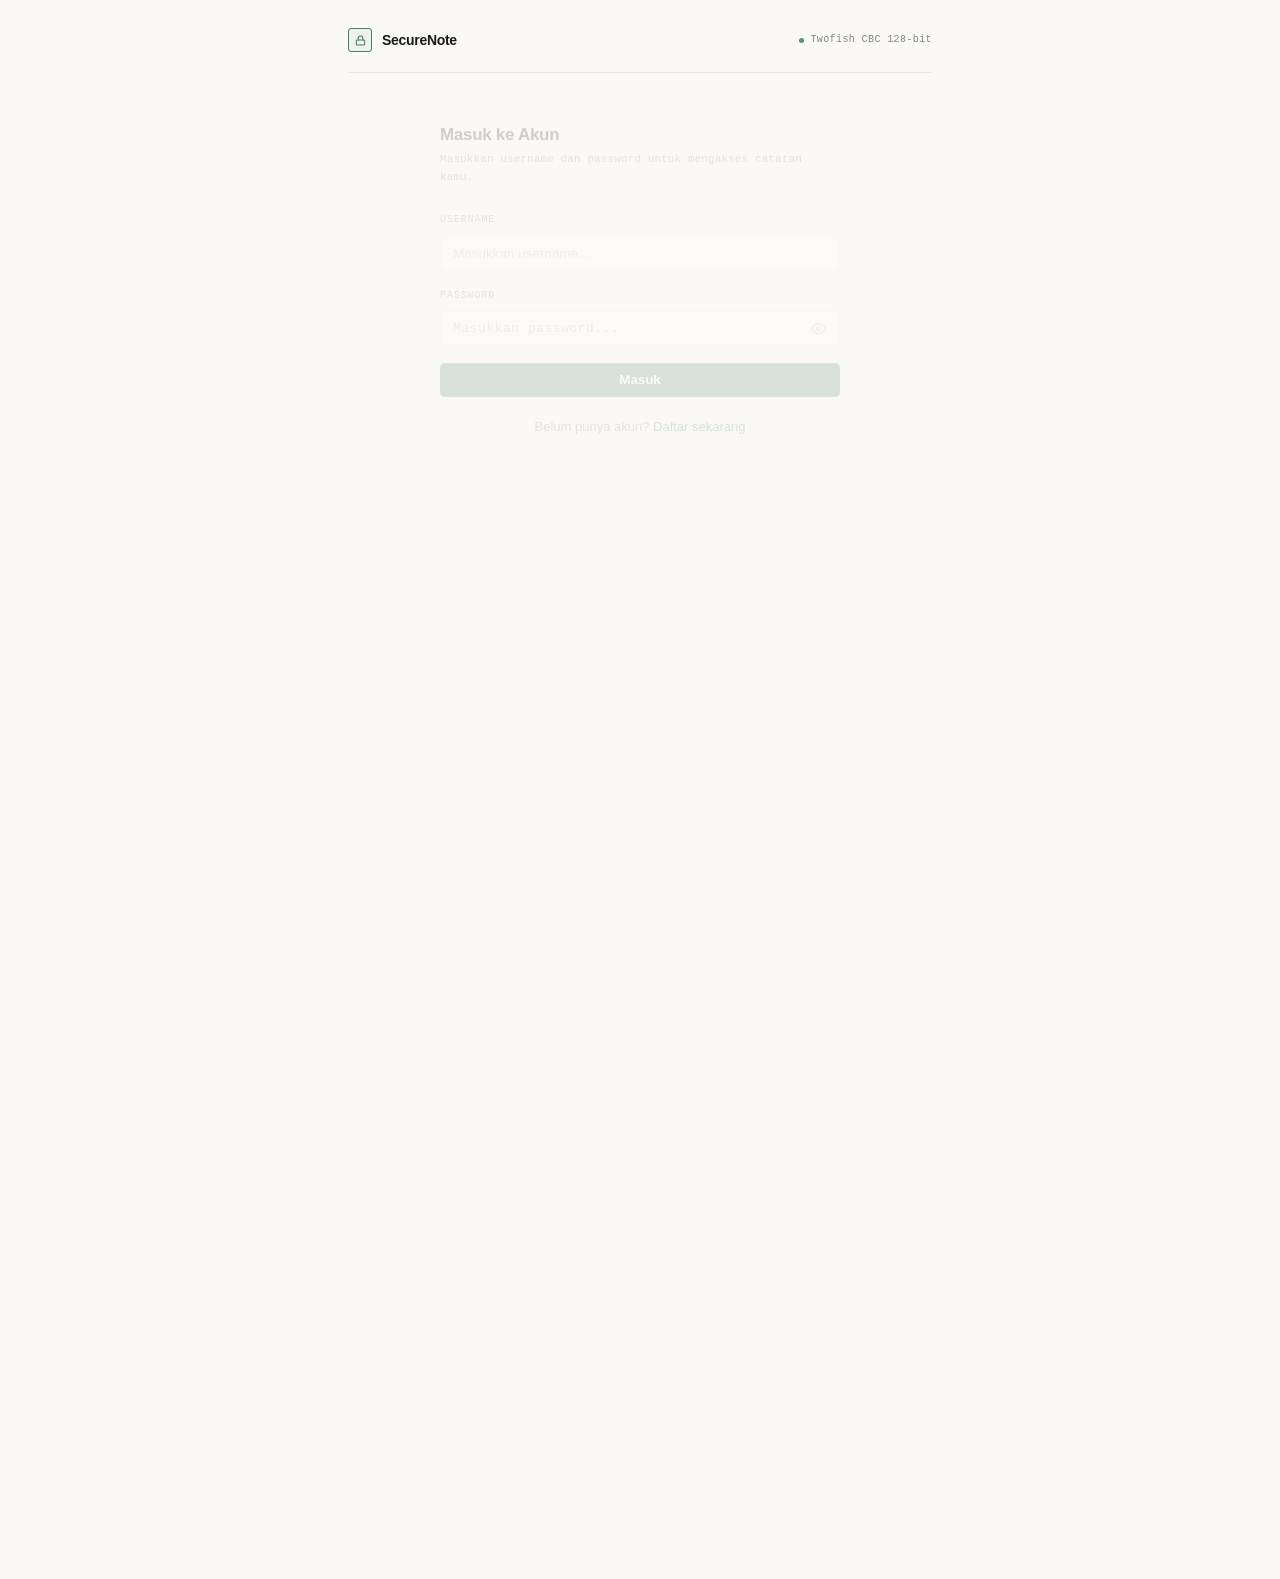
<file: index.html>
<!DOCTYPE html>
<html lang="id">

<head>
  <meta charset="UTF-8" />
  <meta name="viewport" content="width=device-width, initial-scale=1.0" />
  <title>SecureNote</title>
  <link rel="stylesheet" href="css/style.css" />
</head>

<body>

  <div class="container">

    <header class="header">
      <div class="header-inner">
        <div class="logo">
          <div class="logo-mark">
            <svg viewBox="0 0 24 24">
              <rect x="3" y="11" width="18" height="11" rx="2" />
              <path d="M7 11V7a5 5 0 0 1 10 0v4" />
            </svg>
          </div>
          <div class="logo-wordmark">SecureNote</div>
        </div>
        <div style="display:flex; align-items:center; gap:12px;">
          <div class="header-chip">
            <span class="header-chip-dot"></span>
            <span id="usernameDisplay">—</span>
          </div>
          <button class="btn btn-ghost" onclick="doLogout()" style="padding:6px 12px; font-size:12px;">
            Keluar
          </button>
        </div>
      </div>
    </header>

    <div class="fade-in">
      <h1 class="page-title">Catatan Aman Kamu</h1>
      <p class="page-subtitle">Semua catatan dienkripsi dengan algoritma Twofish sebelum disimpan.</p>

      <div class="notes-header">
        <span class="notes-count" id="notesCount">Memuat...</span>
        <a href="create.html" class="btn btn-primary">+ Catatan Baru</a>
      </div>

      <div id="notesList"></div>
    </div>

  </div>

  <script src="js/twofish.js"></script>
  <script src="js/app.js"></script>
  <script>
    function formatDate(dateStr) {
      const d = new Date(dateStr);
      return d.toLocaleDateString('id-ID', {
        day: '2-digit', month: 'short', year: 'numeric',
        hour: '2-digit', minute: '2-digit'
      });
    }

    function escapeHtml(str) {
      return str.replace(/&/g, '&amp;').replace(/</g, '&lt;').replace(/>/g, '&gt;');
    }

    async function init() {
      // Cek session
      const user = await checkAuth();
      if (!user) return;

      document.getElementById('usernameDisplay').textContent = user.username;

      // Load catatan
      const list = document.getElementById('notesList');
      const count = document.getElementById('notesCount');

      try {
        const notes = await Storage.getAll();
        count.textContent = `${notes.length} catatan tersimpan`;

        if (notes.length === 0) {
          list.innerHTML = `
            <div class="empty-state fade-in">
              <div class="empty-glyph">No entries found</div>
              <div class="empty-rule"></div>
              <p class="empty-text">Belum ada catatan tersimpan.<br>Buat catatan pertamamu sekarang.</p>
              <a href="create.html" class="btn btn-primary">+ Catatan Baru</a>
            </div>`;
          return;
        }

        list.innerHTML = notes.map(note => `
          <div class="note-card" onclick="window.location='view.html?id=${note.id}'">
            <div class="note-card-left">
              <div class="note-card-title">${escapeHtml(note.title)}</div>
              <div class="note-card-meta">
                <span class="badge-enc">ENC</span>
                <span>${formatDate(note.created_at)}</span>
              </div>
            </div>
            <span class="note-card-arrow">→</span>
          </div>
        `).join('');

      } catch (err) {
        count.textContent = 'Gagal memuat';
        list.innerHTML = `
          <div class="empty-state">
            <div class="empty-glyph">Connection Error</div>
            <div class="empty-rule"></div>
            <p class="empty-text">Tidak dapat terhubung ke server.<br>Pastikan XAMPP sudah berjalan.</p>
          </div>`;
      }
    }

    init();
  </script>

</body>

</html>
</file>
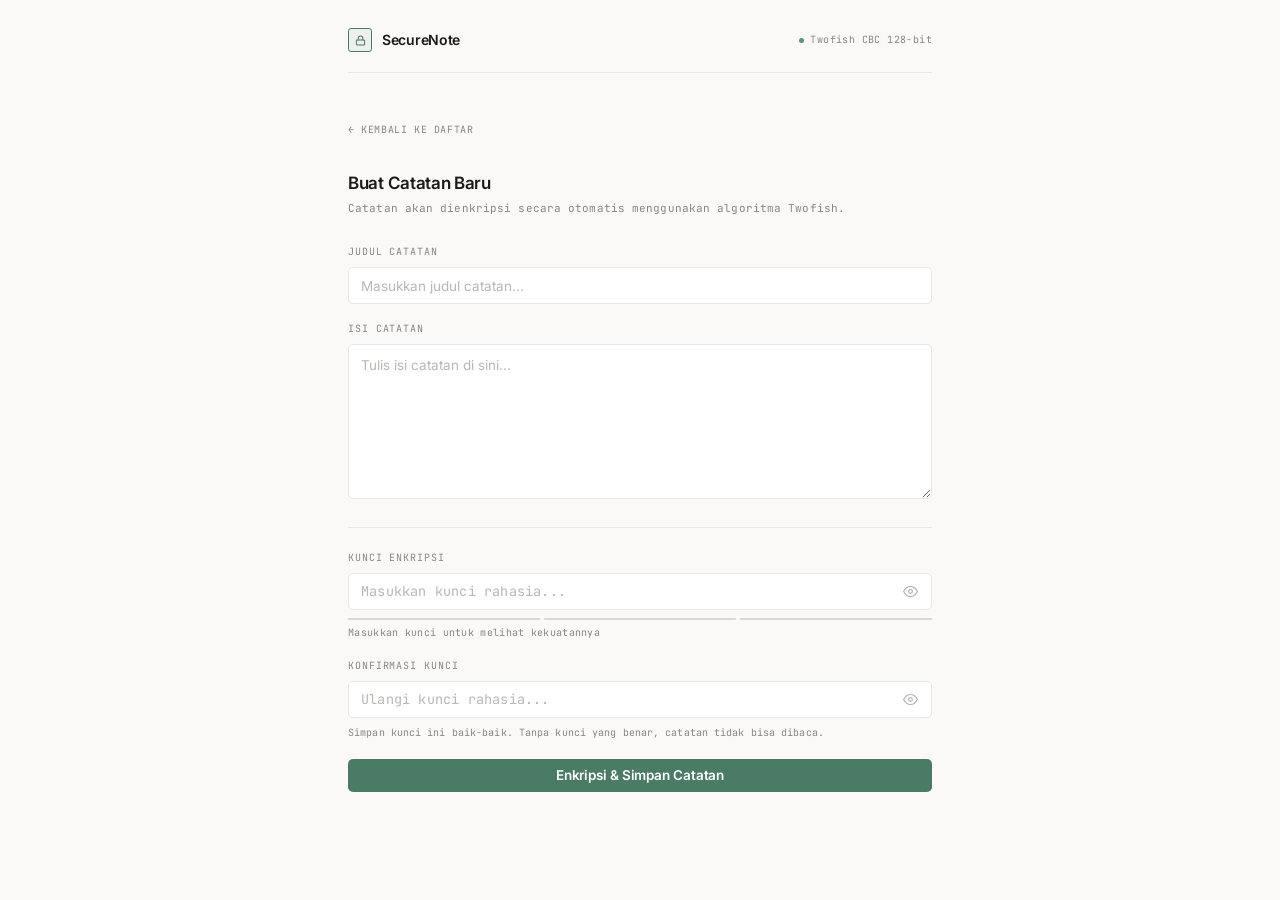
<file: create.html>
<!DOCTYPE html>
<html lang="id">

<head>
  <meta charset="UTF-8" />
  <meta name="viewport" content="width=device-width, initial-scale=1.0" />
  <title>Buat Catatan — SecureNote</title>
  <link rel="stylesheet" href="css/style.css" />
</head>

<body>

  <div class="container">

    <header class="header">
      <div class="header-inner">
        <div class="logo">
          <div class="logo-mark">
            <svg viewBox="0 0 24 24">
              <rect x="3" y="11" width="18" height="11" rx="2" />
              <path d="M7 11V7a5 5 0 0 1 10 0v4" />
            </svg>
          </div>
          <div class="logo-wordmark">SecureNote</div>
        </div>
        <div class="header-chip">
          <span class="header-chip-dot"></span>
          Twofish CBC 128-bit
        </div>
      </div>
    </header>

    <div class="fade-in">

      <a href="index.html" class="back-btn">← Kembali ke Daftar</a>

      <h2 class="section-title">Buat Catatan Baru</h2>
      <p class="section-desc">Catatan akan dienkripsi secara otomatis menggunakan algoritma Twofish.</p>

      <div class="alert alert-error" id="alertError">
        <span id="alertErrorMsg">Terjadi kesalahan.</span>
      </div>
      <div class="alert alert-success" id="alertSuccess">
        Catatan berhasil disimpan! Mengalihkan...
      </div>

      <div class="form-group">
        <label class="form-label">Judul Catatan</label>
        <input type="text" class="form-input" id="inputTitle" placeholder="Masukkan judul catatan..." maxlength="255" />
      </div>

      <div class="form-group">
        <label class="form-label">Isi Catatan</label>
        <textarea class="form-input" id="inputContent" placeholder="Tulis isi catatan di sini..."></textarea>
      </div>

      <div class="divider"></div>

      <div class="form-group">
        <label class="form-label">Kunci Enkripsi</label>
        <div class="input-wrap">
          <input type="password" class="form-input mono-input" id="inputKey" placeholder="Masukkan kunci rahasia..."
            oninput="checkStrength(this.value)" />
          <button class="toggle-eye" type="button" onclick="togglePassword('inputKey', this)" tabindex="-1">
            <svg viewBox="0 0 24 24">
              <path d="M1 12s4-8 11-8 11 8 11 8-4 8-11 8-11-8-11-8z" />
              <circle cx="12" cy="12" r="3" />
            </svg>
          </button>
        </div>
        <div class="strength-bar">
          <div class="strength-segment" id="seg1"></div>
          <div class="strength-segment" id="seg2"></div>
          <div class="strength-segment" id="seg3"></div>
        </div>
        <p class="strength-label" id="strengthLabel">Masukkan kunci untuk melihat kekuatannya</p>
      </div>

      <div class="form-group">
        <label class="form-label">Konfirmasi Kunci</label>
        <div class="input-wrap">
          <input type="password" class="form-input mono-input" id="inputKeyConfirm"
            placeholder="Ulangi kunci rahasia..." />
          <button class="toggle-eye" type="button" onclick="togglePassword('inputKeyConfirm', this)" tabindex="-1">
            <svg viewBox="0 0 24 24">
              <path d="M1 12s4-8 11-8 11 8 11 8-4 8-11 8-11-8-11-8z" />
              <circle cx="12" cy="12" r="3" />
            </svg>
          </button>
        </div>
        <p class="key-hint">Simpan kunci ini baik-baik. Tanpa kunci yang benar, catatan tidak bisa dibaca.</p>
      </div>

      <button class="btn btn-primary btn-full" id="btnSave" onclick="saveNote()">
        Enkripsi &amp; Simpan Catatan
      </button>

    </div>
  </div>

  <script src="js/twofish.js"></script>
  <script src="js/app.js"></script>
  <script>
    function togglePassword(inputId, btn) {
      const input = document.getElementById(inputId);
      input.type = input.type === 'password' ? 'text' : 'password';
      btn.style.opacity = input.type === 'text' ? '1' : '0.4';
    }

    function checkStrength(val) {
      const segs = ['seg1', 'seg2', 'seg3'].map(id => document.getElementById(id));
      const lbl = document.getElementById('strengthLabel');
      segs.forEach(s => s.className = 'strength-segment');
      lbl.className = 'strength-label';

      if (!val) { lbl.textContent = 'Masukkan kunci untuk melihat kekuatannya'; return; }

      const score = (val.length >= 8 ? 1 : 0) + (val.length >= 12 ? 1 : 0)
        + (/[A-Z]/.test(val) && /[a-z]/.test(val) ? 1 : 0)
        + (/[0-9]/.test(val) ? 1 : 0)
        + (/[^A-Za-z0-9]/.test(val) ? 1 : 0);

      if (score <= 2) {
        segs[0].classList.add('weak');
        lbl.classList.add('weak'); lbl.textContent = 'Lemah — tambahkan angka atau simbol';
      } else if (score <= 3) {
        segs[0].classList.add('medium'); segs[1].classList.add('medium');
        lbl.classList.add('medium'); lbl.textContent = 'Sedang — bisa lebih kuat lagi';
      } else {
        segs.forEach(s => s.classList.add('strong'));
        lbl.classList.add('strong'); lbl.textContent = 'Kuat — kunci sudah aman';
      }
    }

    function showError(msg) {
      document.getElementById('alertErrorMsg').textContent = msg;
      document.getElementById('alertError').classList.add('visible');
      document.getElementById('alertSuccess').classList.remove('visible');
    }

    async function saveNote() {
      const title = document.getElementById('inputTitle').value.trim();
      const content = document.getElementById('inputContent').value.trim();
      const key = document.getElementById('inputKey').value;
      const keyConf = document.getElementById('inputKeyConfirm').value;
      const btn = document.getElementById('btnSave');

      if (!title) return showError('Judul catatan tidak boleh kosong.');
      if (!content) return showError('Isi catatan tidak boleh kosong.');
      if (!key) return showError('Kunci enkripsi tidak boleh kosong.');
      if (key.length < 6) return showError('Kunci minimal 6 karakter.');
      if (key !== keyConf) return showError('Konfirmasi kunci tidak cocok.');

      btn.disabled = true;
      btn.textContent = 'Menyimpan...';

      try {
        const ciphertext = Twofish.encrypt(content, key);
        await Storage.add({ title, ciphertext });

        document.getElementById('alertSuccess').classList.add('visible');
        document.getElementById('alertError').classList.remove('visible');
        setTimeout(() => { window.location.href = 'index.html'; }, 1200);
      } catch (err) {
        showError('Gagal menyimpan: ' + err.message);
        btn.disabled = false;
        btn.textContent = 'Enkripsi & Simpan Catatan';
      }
    }

    document.getElementById('inputKeyConfirm').addEventListener('keydown', e => {
      if (e.key === 'Enter') saveNote();
    });
  </script>

</body>

</html>
</file>
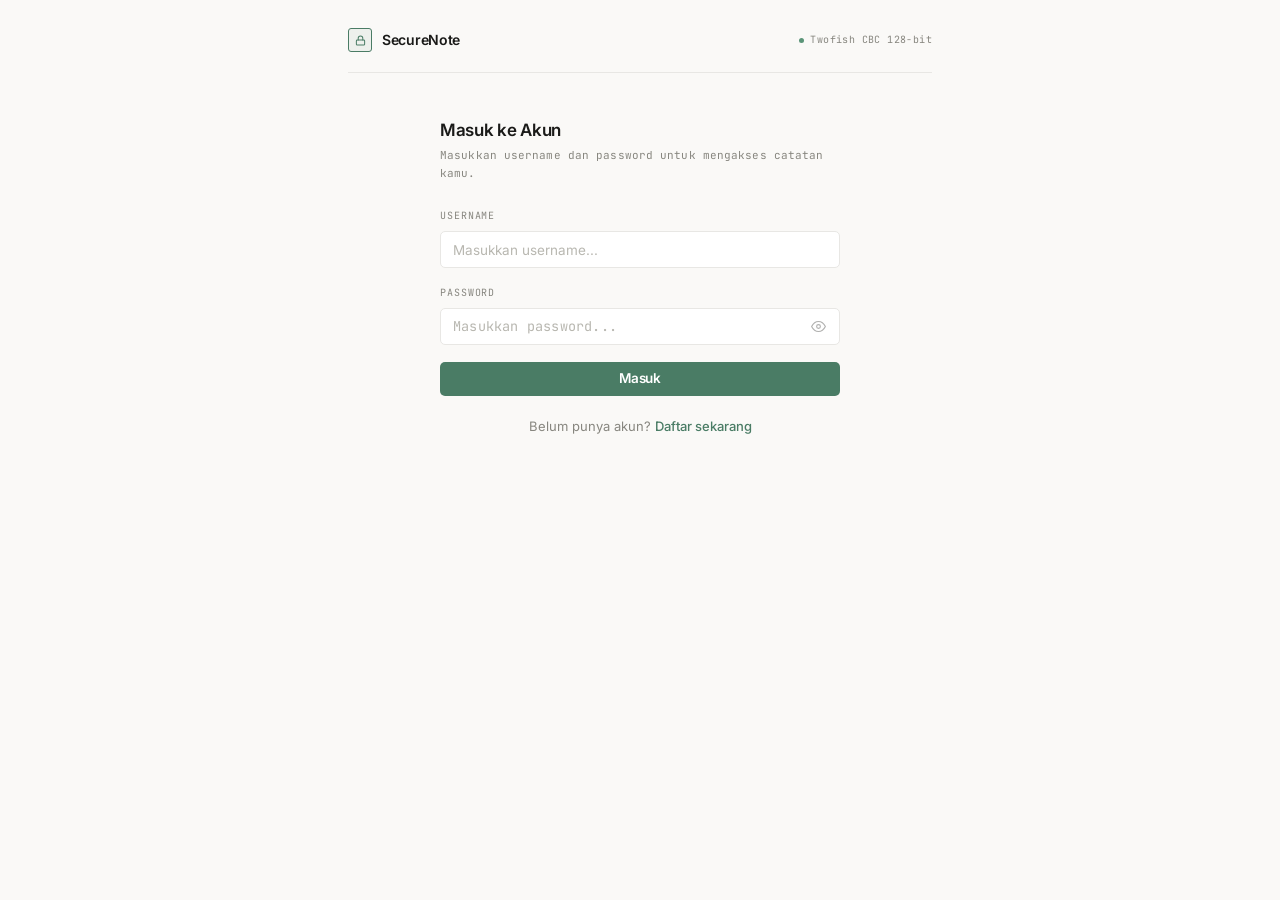
<file: login.html>
<!DOCTYPE html>
<html lang="id">

<head>
    <meta charset="UTF-8" />
    <meta name="viewport" content="width=device-width, initial-scale=1.0" />
    <title>Login — SecureNote</title>
    <link rel="stylesheet" href="css/style.css" />
</head>

<body>

    <div class="container">

        <header class="header">
            <div class="header-inner">
                <div class="logo">
                    <div class="logo-mark">
                        <svg viewBox="0 0 24 24">
                            <rect x="3" y="11" width="18" height="11" rx="2" />
                            <path d="M7 11V7a5 5 0 0 1 10 0v4" />
                        </svg>
                    </div>
                    <div class="logo-wordmark">SecureNote</div>
                </div>
                <div class="header-chip">
                    <span class="header-chip-dot"></span>
                    Twofish CBC 128-bit
                </div>
            </div>
        </header>

        <div class="fade-in" style="max-width:400px; margin:0 auto;">

            <h2 class="section-title">Masuk ke Akun</h2>
            <p class="section-desc">Masukkan username dan password untuk mengakses catatan kamu.</p>

            <div class="alert alert-error" id="alertError">
                <span id="alertErrorMsg">Terjadi kesalahan.</span>
            </div>

            <div class="form-group">
                <label class="form-label">Username</label>
                <input type="text" class="form-input" id="inputUsername" placeholder="Masukkan username..." />
            </div>

            <div class="form-group">
                <label class="form-label">Password</label>
                <div class="input-wrap">
                    <input type="password" class="form-input mono-input" id="inputPassword"
                        placeholder="Masukkan password..." />
                    <button class="toggle-eye" type="button" onclick="togglePassword('inputPassword', this)"
                        tabindex="-1">
                        <svg viewBox="0 0 24 24">
                            <path d="M1 12s4-8 11-8 11 8 11 8-4 8-11 8-11-8-11-8z" />
                            <circle cx="12" cy="12" r="3" />
                        </svg>
                    </button>
                </div>
            </div>

            <button class="btn btn-primary btn-full" id="btnLogin" onclick="doLogin()">
                Masuk
            </button>

            <p style="text-align:center; margin-top:20px; font-size:13px; color:var(--text-muted);">
                Belum punya akun?
                <a href="register.html" style="color:var(--accent); font-weight:500;">Daftar sekarang</a>
            </p>

        </div>
    </div>

    <script>
        // Redirect jika sudah login
        async function checkSession() {
            try {
                const res = await fetch('api/check_session.php');
                const json = await res.json();
                if (json.loggedIn) window.location.href = 'index.html';
            } catch (e) { }
        }
        checkSession();

        function togglePassword(inputId, btn) {
            const input = document.getElementById(inputId);
            input.type = input.type === 'password' ? 'text' : 'password';
            btn.style.opacity = input.type === 'text' ? '1' : '0.4';
        }

        function showError(msg) {
            document.getElementById('alertErrorMsg').textContent = msg;
            document.getElementById('alertError').classList.add('visible');
        }

        async function doLogin() {
            const username = document.getElementById('inputUsername').value.trim();
            const password = document.getElementById('inputPassword').value;
            const btn = document.getElementById('btnLogin');

            if (!username) return showError('Username tidak boleh kosong.');
            if (!password) return showError('Password tidak boleh kosong.');

            btn.disabled = true;
            btn.textContent = 'Memproses...';

            try {
                const res = await fetch('api/login.php', {
                    method: 'POST',
                    headers: { 'Content-Type': 'application/json' },
                    body: JSON.stringify({ username, password }),
                });
                const json = await res.json();

                if (json.success) {
                    window.location.href = 'index.html';
                } else {
                    showError(json.message);
                    btn.disabled = false;
                    btn.textContent = 'Masuk';
                }
            } catch (err) {
                showError('Gagal terhubung ke server.');
                btn.disabled = false;
                btn.textContent = 'Masuk';
            }
        }

        document.addEventListener('DOMContentLoaded', () => {
            document.getElementById('inputPassword').addEventListener('keydown', e => {
                if (e.key === 'Enter') doLogin();
            });
        });
    </script>

</body>

</html>
</file>
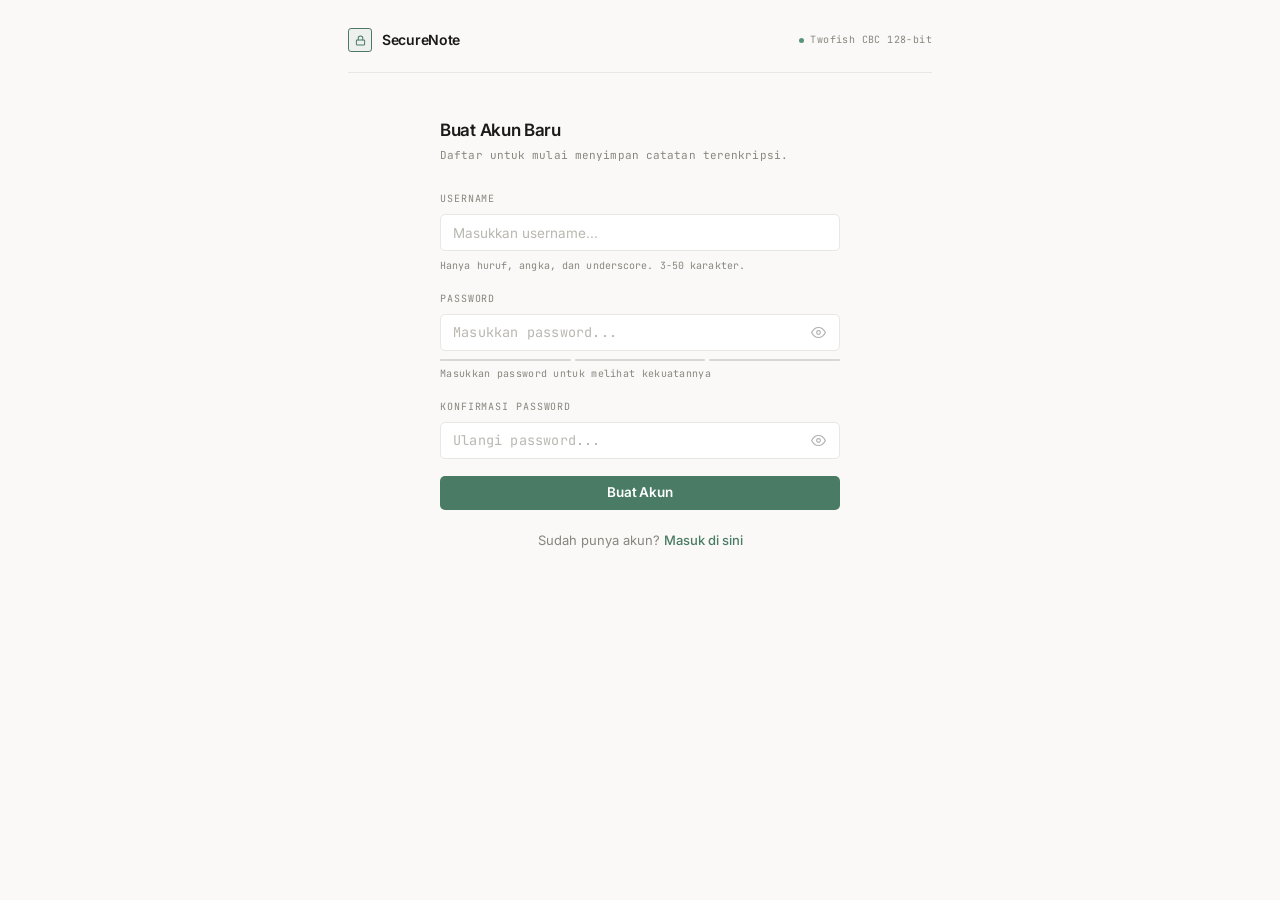
<file: register.html>
<!DOCTYPE html>
<html lang="id">

<head>
    <meta charset="UTF-8" />
    <meta name="viewport" content="width=device-width, initial-scale=1.0" />
    <title>Daftar — SecureNote</title>
    <link rel="stylesheet" href="css/style.css" />
</head>

<body>

    <div class="container">

        <header class="header">
            <div class="header-inner">
                <div class="logo">
                    <div class="logo-mark">
                        <svg viewBox="0 0 24 24">
                            <rect x="3" y="11" width="18" height="11" rx="2" />
                            <path d="M7 11V7a5 5 0 0 1 10 0v4" />
                        </svg>
                    </div>
                    <div class="logo-wordmark">SecureNote</div>
                </div>
                <div class="header-chip">
                    <span class="header-chip-dot"></span>
                    Twofish CBC 128-bit
                </div>
            </div>
        </header>

        <div class="fade-in" style="max-width:400px; margin:0 auto;">

            <h2 class="section-title">Buat Akun Baru</h2>
            <p class="section-desc">Daftar untuk mulai menyimpan catatan terenkripsi.</p>

            <div class="alert alert-error" id="alertError">
                <span id="alertErrorMsg">Terjadi kesalahan.</span>
            </div>
            <div class="alert alert-success" id="alertSuccess">
                Akun berhasil dibuat! Mengalihkan ke halaman login...
            </div>

            <div class="form-group">
                <label class="form-label">Username</label>
                <input type="text" class="form-input" id="inputUsername" placeholder="Masukkan username..."
                    maxlength="50" />
                <p class="key-hint">Hanya huruf, angka, dan underscore. 3-50 karakter.</p>
            </div>

            <div class="form-group">
                <label class="form-label">Password</label>
                <div class="input-wrap">
                    <input type="password" class="form-input mono-input" id="inputPassword"
                        placeholder="Masukkan password..." oninput="checkStrength(this.value)" />
                    <button class="toggle-eye" type="button" onclick="togglePassword('inputPassword', this)"
                        tabindex="-1">
                        <svg viewBox="0 0 24 24">
                            <path d="M1 12s4-8 11-8 11 8 11 8-4 8-11 8-11-8-11-8z" />
                            <circle cx="12" cy="12" r="3" />
                        </svg>
                    </button>
                </div>
                <div class="strength-bar">
                    <div class="strength-segment" id="seg1"></div>
                    <div class="strength-segment" id="seg2"></div>
                    <div class="strength-segment" id="seg3"></div>
                </div>
                <p class="strength-label" id="strengthLabel">Masukkan password untuk melihat kekuatannya</p>
            </div>

            <div class="form-group">
                <label class="form-label">Konfirmasi Password</label>
                <div class="input-wrap">
                    <input type="password" class="form-input mono-input" id="inputPasswordConfirm"
                        placeholder="Ulangi password..." />
                    <button class="toggle-eye" type="button" onclick="togglePassword('inputPasswordConfirm', this)"
                        tabindex="-1">
                        <svg viewBox="0 0 24 24">
                            <path d="M1 12s4-8 11-8 11 8 11 8-4 8-11 8-11-8-11-8z" />
                            <circle cx="12" cy="12" r="3" />
                        </svg>
                    </button>
                </div>
            </div>

            <button class="btn btn-primary btn-full" id="btnRegister" onclick="doRegister()">
                Buat Akun
            </button>

            <p style="text-align:center; margin-top:20px; font-size:13px; color:var(--text-muted);">
                Sudah punya akun?
                <a href="login.html" style="color:var(--accent); font-weight:500;">Masuk di sini</a>
            </p>

        </div>
    </div>

    <script>
        function togglePassword(inputId, btn) {
            const input = document.getElementById(inputId);
            input.type = input.type === 'password' ? 'text' : 'password';
            btn.style.opacity = input.type === 'text' ? '1' : '0.4';
        }

        function checkStrength(val) {
            const segs = ['seg1', 'seg2', 'seg3'].map(id => document.getElementById(id));
            const lbl = document.getElementById('strengthLabel');
            segs.forEach(s => s.className = 'strength-segment');
            lbl.className = 'strength-label';

            if (!val) { lbl.textContent = 'Masukkan password untuk melihat kekuatannya'; return; }

            const score = (val.length >= 8 ? 1 : 0) + (val.length >= 12 ? 1 : 0)
                + (/[A-Z]/.test(val) && /[a-z]/.test(val) ? 1 : 0)
                + (/[0-9]/.test(val) ? 1 : 0)
                + (/[^A-Za-z0-9]/.test(val) ? 1 : 0);

            if (score <= 2) {
                segs[0].classList.add('weak');
                lbl.classList.add('weak'); lbl.textContent = 'Lemah — tambahkan angka atau simbol';
            } else if (score <= 3) {
                segs[0].classList.add('medium'); segs[1].classList.add('medium');
                lbl.classList.add('medium'); lbl.textContent = 'Sedang — bisa lebih kuat lagi';
            } else {
                segs.forEach(s => s.classList.add('strong'));
                lbl.classList.add('strong'); lbl.textContent = 'Kuat — password sudah aman';
            }
        }

        function showError(msg) {
            document.getElementById('alertErrorMsg').textContent = msg;
            document.getElementById('alertError').classList.add('visible');
            document.getElementById('alertSuccess').classList.remove('visible');
        }

        async function doRegister() {
            const username = document.getElementById('inputUsername').value.trim();
            const password = document.getElementById('inputPassword').value;
            const password2 = document.getElementById('inputPasswordConfirm').value;
            const btn = document.getElementById('btnRegister');

            if (!username) return showError('Username tidak boleh kosong.');
            if (username.length < 3) return showError('Username minimal 3 karakter.');
            if (!password) return showError('Password tidak boleh kosong.');
            if (password.length < 6) return showError('Password minimal 6 karakter.');
            if (password !== password2) return showError('Konfirmasi password tidak cocok.');

            btn.disabled = true;
            btn.textContent = 'Memproses...';

            try {
                const res = await fetch('api/register.php', {
                    method: 'POST',
                    headers: { 'Content-Type': 'application/json' },
                    body: JSON.stringify({ username, password }),
                });
                const json = await res.json();

                if (json.success) {
                    document.getElementById('alertSuccess').classList.add('visible');
                    document.getElementById('alertError').classList.remove('visible');
                    setTimeout(() => { window.location.href = 'login.html'; }, 1500);
                } else {
                    showError(json.message);
                    btn.disabled = false;
                    btn.textContent = 'Buat Akun';
                }
            } catch (err) {
                showError('Gagal terhubung ke server.');
                btn.disabled = false;
                btn.textContent = 'Buat Akun';
            }
        }
    </script>

</body>

</html>
</file>
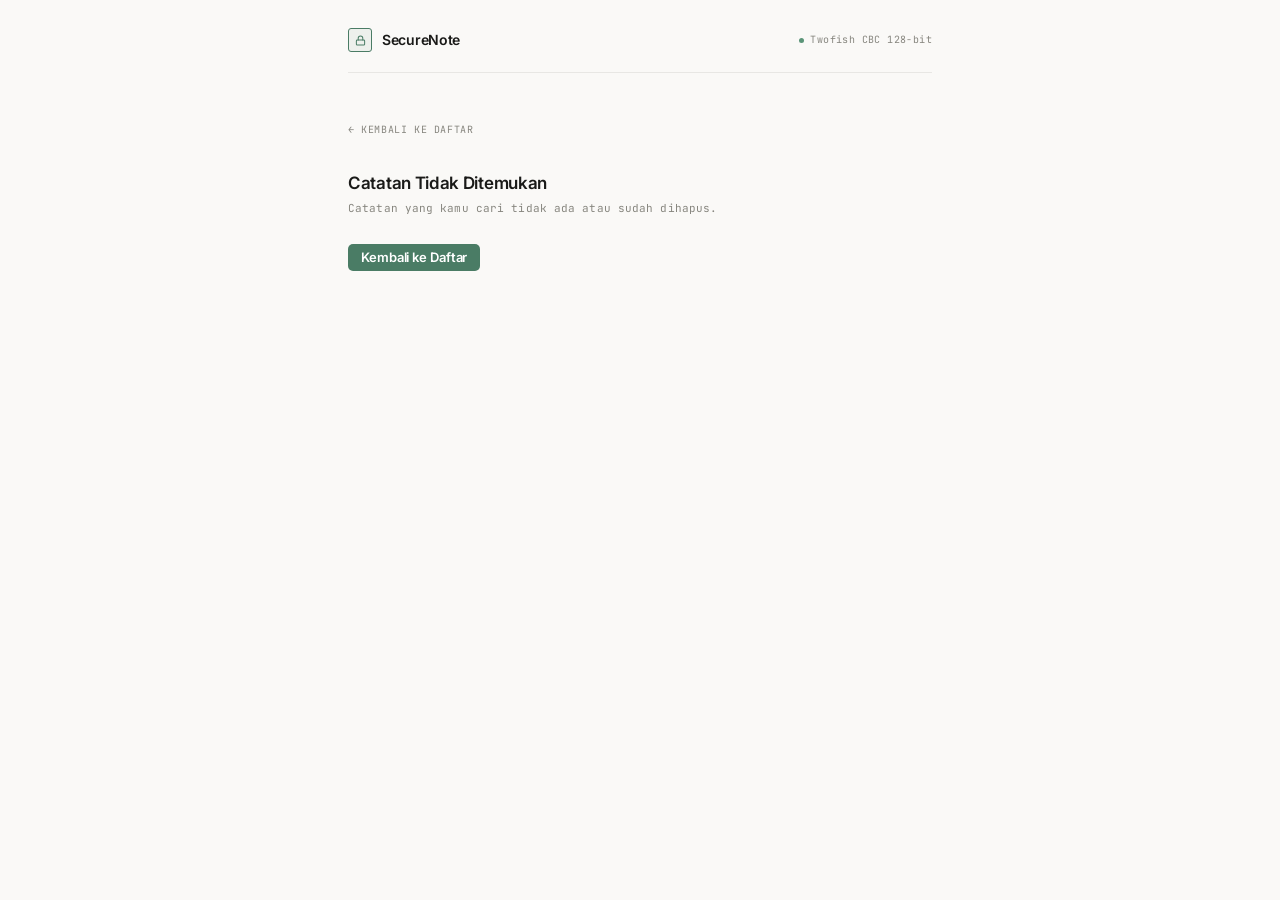
<file: view.html>
<!DOCTYPE html>
<html lang="id">

<head>
  <meta charset="UTF-8" />
  <meta name="viewport" content="width=device-width, initial-scale=1.0" />
  <title>Buka Catatan — SecureNote</title>
  <link rel="stylesheet" href="css/style.css" />
</head>

<body>

  <div class="container">

    <header class="header">
      <div class="header-inner">
        <div class="logo">
          <div class="logo-mark">
            <svg viewBox="0 0 24 24">
              <rect x="3" y="11" width="18" height="11" rx="2" />
              <path d="M7 11V7a5 5 0 0 1 10 0v4" />
            </svg>
          </div>
          <div class="logo-wordmark">SecureNote</div>
        </div>
        <div class="header-chip">
          <span class="header-chip-dot"></span>
          Twofish CBC 128-bit
        </div>
      </div>
    </header>

    <div class="fade-in">

      <a href="index.html" class="back-btn">← Kembali ke Daftar</a>

      <!-- NOT FOUND -->
      <div id="notFound" style="display:none;">
        <h2 class="section-title">Catatan Tidak Ditemukan</h2>
        <p class="section-desc">Catatan yang kamu cari tidak ada atau sudah dihapus.</p>
        <a href="index.html" class="btn btn-primary">Kembali ke Daftar</a>
      </div>

      <!-- NOTE CONTENT -->
      <div id="noteContent" style="display:none;">

        <h2 class="section-title" id="noteTitle">—</h2>
        <p class="section-desc" id="noteDate">—</p>

        <p class="cipher-label">Data Terenkripsi (Ciphertext)</p>
        <div class="cipher-box" id="cipherBox">—</div>

        <div class="divider"></div>

        <p class="section-desc">Masukkan kunci untuk membaca isi catatan.</p>

        <div class="alert alert-error" id="alertError">
          <span id="alertErrorMsg">Kunci salah atau data tidak valid.</span>
        </div>
        <div class="alert alert-success" id="alertSuccess">
          <span id="alertSuccessMsg">Catatan berhasil diperbarui.</span>
        </div>

        <div class="form-group">
          <label class="form-label">Kunci Dekripsi</label>
          <div class="input-wrap">
            <input type="password" class="form-input mono-input" id="inputKey"
              placeholder="Masukkan kunci rahasia..." />
            <button class="toggle-eye" type="button" onclick="togglePassword('inputKey', this)" tabindex="-1">
              <svg viewBox="0 0 24 24">
                <path d="M1 12s4-8 11-8 11 8 11 8-4 8-11 8-11-8-11-8z" />
                <circle cx="12" cy="12" r="3" />
              </svg>
            </button>
          </div>
        </div>

        <button class="btn btn-primary btn-full" onclick="decryptNote()">
          Dekripsi &amp; Baca Catatan
        </button>

        <!-- HASIL DEKRIPSI -->
        <div class="result-box" id="resultBox">
          <div class="result-label">Decrypted Content</div>
          <div class="result-title" id="resultTitle">—</div>
          <div class="result-content" id="resultContent">—</div>
          <div class="result-date" id="resultDate">—</div>
        </div>

        <!-- FORM EDIT -->
        <div id="editBox" style="display:none; margin-top:20px;">
          <div class="divider"></div>
          <p class="cipher-label">Edit Catatan</p>

          <div class="form-group">
            <label class="form-label">Judul Catatan</label>
            <input type="text" class="form-input" id="editTitle" maxlength="255" />
          </div>

          <div class="form-group">
            <label class="form-label">Isi Catatan</label>
            <textarea class="form-input" id="editContent" style="min-height:140px;"></textarea>
          </div>

          <div class="form-group">
            <label class="form-label">Kunci Enkripsi Baru</label>
            <div class="input-wrap">
              <input type="password" class="form-input mono-input" id="editKey"
                placeholder="Kosongkan untuk pakai kunci yang sama..." />
              <button class="toggle-eye" type="button" onclick="togglePassword('editKey', this)" tabindex="-1">
                <svg viewBox="0 0 24 24">
                  <path d="M1 12s4-8 11-8 11 8 11 8-4 8-11 8-11-8-11-8z" />
                  <circle cx="12" cy="12" r="3" />
                </svg>
              </button>
            </div>
            <p class="key-hint">Kosongkan jika ingin tetap menggunakan kunci yang sama.</p>
          </div>

          <div style="display:flex; gap:10px;">
            <button class="btn btn-primary" style="flex:1; justify-content:center;" onclick="saveEdit()">Simpan
              Perubahan</button>
            <button class="btn btn-ghost" onclick="cancelEdit()">Batal</button>
          </div>
        </div>

        <!-- AKSI -->
        <div class="note-actions" id="noteActions" style="display:none;">
          <button class="btn btn-ghost" onclick="startEdit()">Edit Catatan</button>
          <button class="btn btn-danger" onclick="deleteNote()">Hapus Catatan</button>
        </div>

      </div>
    </div>
  </div>

  <script src="js/twofish.js"></script>
  <script src="js/app.js"></script>
  <script>
    const params = new URLSearchParams(window.location.search);
    const id = parseInt(params.get('id'));
    let note = null;
    let currentPlaintext = '';
    let currentKey = '';

    function formatDate(dateStr) {
      const d = new Date(dateStr);
      return d.toLocaleDateString('id-ID', {
        day: '2-digit', month: 'long', year: 'numeric',
        hour: '2-digit', minute: '2-digit'
      });
    }

    function togglePassword(inputId, btn) {
      const input = document.getElementById(inputId);
      input.type = input.type === 'password' ? 'text' : 'password';
      btn.style.opacity = input.type === 'text' ? '1' : '0.4';
    }

    async function init() {
      if (!id || id <= 0) return showNotFound();
      try {
        note = await Storage.getById(id);
        if (!note) return showNotFound();

        document.getElementById('noteTitle').textContent = note.title;
        document.getElementById('noteDate').textContent = 'Dibuat pada ' + formatDate(note.created_at);
        document.getElementById('cipherBox').textContent = note.ciphertext;
        document.getElementById('noteContent').style.display = 'block';
      } catch (e) {
        showNotFound();
      }
    }

    function showNotFound() {
      document.getElementById('notFound').style.display = 'block';
    }

    function showError(msg) {
      document.getElementById('alertErrorMsg').textContent = msg;
      document.getElementById('alertError').classList.add('visible');
      document.getElementById('alertSuccess').classList.remove('visible');
    }

    function showSuccess(msg) {
      document.getElementById('alertSuccessMsg').textContent = msg;
      document.getElementById('alertSuccess').classList.add('visible');
      document.getElementById('alertError').classList.remove('visible');
      setTimeout(() => document.getElementById('alertSuccess').classList.remove('visible'), 3000);
    }

    function decryptNote() {
      const key = document.getElementById('inputKey').value;
      if (!key) return showError('Kunci tidak boleh kosong.');

      const plaintext = Twofish.decrypt(note.ciphertext, key);
      if (plaintext === null) {
        showError('Kunci salah! Catatan tidak dapat didekripsi.');
        document.getElementById('resultBox').classList.remove('visible');
        document.getElementById('noteActions').style.display = 'none';
        return;
      }

      currentPlaintext = plaintext;
      currentKey = key;

      document.getElementById('alertError').classList.remove('visible');
      document.getElementById('resultTitle').textContent = note.title;
      document.getElementById('resultContent').textContent = plaintext;
      document.getElementById('resultDate').textContent = 'Dibuat: ' + formatDate(note.created_at);
      document.getElementById('resultBox').classList.add('visible');
      document.getElementById('noteActions').style.display = 'flex';
    }

    function startEdit() {
      document.getElementById('editTitle').value = note.title;
      document.getElementById('editContent').value = currentPlaintext;
      document.getElementById('editKey').value = '';
      document.getElementById('editBox').style.display = 'block';
      document.getElementById('noteActions').style.display = 'none';
      document.getElementById('resultBox').classList.remove('visible');
      document.getElementById('editTitle').focus();
    }

    function cancelEdit() {
      document.getElementById('editBox').style.display = 'none';
      document.getElementById('noteActions').style.display = 'flex';
      document.getElementById('resultBox').classList.add('visible');
    }

    async function saveEdit() {
      const newTitle = document.getElementById('editTitle').value.trim();
      const newContent = document.getElementById('editContent').value.trim();
      const newKey = document.getElementById('editKey').value || currentKey;

      if (!newTitle) return showError('Judul tidak boleh kosong.');
      if (!newContent) return showError('Isi catatan tidak boleh kosong.');
      if (newKey.length < 6) return showError('Kunci minimal 6 karakter.');

      try {
        const newCiphertext = Twofish.encrypt(newContent, newKey);
        await Storage.update(id, newTitle, newCiphertext);

        // Update lokal
        note.title = newTitle;
        note.ciphertext = newCiphertext;
        currentPlaintext = newContent;
        currentKey = newKey;

        document.getElementById('noteTitle').textContent = newTitle;
        document.getElementById('cipherBox').textContent = newCiphertext;
        document.getElementById('resultTitle').textContent = newTitle;
        document.getElementById('resultContent').textContent = newContent;

        document.getElementById('editBox').style.display = 'none';
        document.getElementById('resultBox').classList.add('visible');
        document.getElementById('noteActions').style.display = 'flex';

        showSuccess('Catatan berhasil diperbarui.');
      } catch (err) {
        showError('Gagal memperbarui: ' + err.message);
      }
    }

    async function deleteNote() {
      if (!confirm('Yakin ingin menghapus catatan ini? Tindakan ini tidak bisa dibatalkan.')) return;
      try {
        await Storage.remove(id);
        window.location.href = 'index.html';
      } catch (err) {
        showError('Gagal menghapus: ' + err.message);
      }
    }

    document.addEventListener('DOMContentLoaded', () => {
      init();
      document.getElementById('inputKey')?.addEventListener('keydown', e => {
        if (e.key === 'Enter') decryptNote();
      });
    });
  </script>

</body>

</html>
</file>
<file: css/style.css>
/* ─── FONTS ──────────────────────────────────────────────────────── */
@import url('https://fonts.googleapis.com/css2?family=Inter:wght@300;400;500;600&family=JetBrains+Mono:wght@300;400;500&display=swap');

/* ─── TOKENS ─────────────────────────────────────────────────────── */
:root {
  /* Backgrounds */
  --bg: #faf9f7;
  --bg-subtle: #f4f3f0;
  --surface: #ffffff;
  --surface-2: #f7f6f4;

  /* Borders */
  --border: #e8e7e4;
  --border-mid: #d8d7d3;
  --border-strong: #c4c3be;

  /* Accent — sage green */
  --accent: #4a7c65;
  --accent-soft: #5a9478;
  --accent-pale: rgba(74, 124, 101, 0.07);
  --accent-ring: rgba(74, 124, 101, 0.14);
  --accent-badge-bg: rgba(74, 124, 101, 0.08);
  --accent-badge-border: rgba(74, 124, 101, 0.18);

  /* Text */
  --text: #1a1a18;
  --text-sub: #3d3d3a;
  --text-muted: #87867f;
  --text-faint: #b8b7b0;

  /* Danger */
  --danger: #b84040;
  --danger-pale: rgba(184, 64, 64, 0.06);
  --danger-border: rgba(184, 64, 64, 0.16);

  /* Type */
  --sans: 'Inter', -apple-system, BlinkMacSystemFont, sans-serif;
  --mono: 'JetBrains Mono', 'Courier New', monospace;

  /* Shape */
  --r-xs: 3px;
  --r-sm: 5px;
  --r: 7px;
  --r-md: 9px;
}

/* ─── RESET ──────────────────────────────────────────────────────── */
*,
*::before,
*::after {
  box-sizing: border-box;
  margin: 0;
  padding: 0;
}

html {
  -webkit-font-smoothing: antialiased;
  -moz-osx-font-smoothing: grayscale;
  text-rendering: optimizeLegibility;
}

body {
  background: var(--bg);
  color: var(--text);
  font-family: var(--sans);
  font-size: 14px;
  line-height: 1.6;
  min-height: 100vh;
}

a {
  color: inherit;
  text-decoration: none;
}

button {
  cursor: pointer;
  border: none;
  outline: none;
  font-family: var(--sans);
  background: none;
}

input,
textarea {
  outline: none;
  font-family: var(--sans);
}

/* ─── LAYOUT ─────────────────────────────────────────────────────── */
.container {
  max-width: 640px;
  margin: 0 auto;
  padding: 0 28px;
}

/* ─── HEADER ─────────────────────────────────────────────────────── */
.header {
  padding: 28px 0 20px;
  border-bottom: 1px solid var(--border);
  margin-bottom: 44px;
}

.header-inner {
  display: flex;
  align-items: center;
  justify-content: space-between;
}

.logo {
  display: flex;
  align-items: center;
  gap: 10px;
}

.logo-mark {
  width: 24px;
  height: 24px;
  border: 1.5px solid var(--accent);
  border-radius: var(--r-xs);
  display: flex;
  align-items: center;
  justify-content: center;
  background: var(--accent-pale);
  flex-shrink: 0;
}

.logo-mark svg {
  width: 11px;
  height: 11px;
  stroke: var(--accent);
  fill: none;
  stroke-width: 2.2;
  stroke-linecap: round;
  stroke-linejoin: round;
}

.logo-wordmark {
  font-family: var(--sans);
  font-size: 14px;
  font-weight: 600;
  letter-spacing: -0.3px;
  color: var(--text);
}

.header-chip {
  font-family: var(--mono);
  font-size: 10px;
  font-weight: 400;
  color: var(--text-muted);
  letter-spacing: 0.4px;
  display: flex;
  align-items: center;
  gap: 6px;
}

.header-chip-dot {
  width: 5px;
  height: 5px;
  border-radius: 50%;
  background: var(--accent-soft);
}

/* ─── BUTTONS ────────────────────────────────────────────────────── */
.btn {
  display: inline-flex;
  align-items: center;
  gap: 6px;
  padding: 7px 13px;
  border-radius: var(--r-sm);
  font-size: 13px;
  font-weight: 500;
  font-family: var(--sans);
  transition: background 0.1s, border-color 0.1s, color 0.1s;
  letter-spacing: -0.1px;
  line-height: 1;
}

.btn-primary {
  background: var(--accent);
  color: #fff;
  font-weight: 600;
}

.btn-primary:hover {
  background: var(--accent-soft);
}

.btn-ghost {
  background: var(--surface);
  color: var(--text-sub);
  border: 1px solid var(--border-mid);
}

.btn-ghost:hover {
  background: var(--surface-2);
  border-color: var(--border-strong);
  color: var(--text);
}

.btn-danger {
  background: transparent;
  color: var(--danger);
  border: 1px solid var(--danger-border);
}

.btn-danger:hover {
  background: var(--danger-pale);
}

.btn-full {
  width: 100%;
  justify-content: center;
  padding: 10px 16px;
  font-size: 13.5px;
}

/* ─── FORMS ──────────────────────────────────────────────────────── */
.form-group {
  margin-bottom: 17px;
}

.form-label {
  display: block;
  font-family: var(--mono);
  font-size: 10px;
  font-weight: 400;
  color: var(--text-muted);
  letter-spacing: 0.9px;
  text-transform: uppercase;
  margin-bottom: 7px;
}

.form-input {
  width: 100%;
  background: var(--surface);
  border: 1px solid var(--border);
  border-radius: var(--r-sm);
  padding: 9px 12px;
  color: var(--text);
  font-family: var(--sans);
  font-size: 14px;
  transition: border-color 0.12s, box-shadow 0.12s;
}

.form-input:focus {
  border-color: var(--accent);
  box-shadow: 0 0 0 3px var(--accent-ring);
}

.form-input::placeholder {
  color: var(--text-faint);
  font-size: 13.5px;
}

/* Key input — monospace */
.form-input.mono-input {
  font-family: var(--mono);
  font-size: 13px;
  letter-spacing: 0.2px;
}

textarea.form-input {
  resize: vertical;
  min-height: 155px;
  line-height: 1.7;
}

/* ─── PAGE HEADER ────────────────────────────────────────────────── */
.page-title {
  font-size: 21px;
  font-weight: 600;
  letter-spacing: -0.5px;
  margin-bottom: 4px;
  color: var(--text);
}

.page-subtitle {
  font-family: var(--mono);
  font-size: 11px;
  color: var(--text-muted);
  letter-spacing: 0.2px;
  margin-bottom: 30px;
}

/* ─── NOTES HEADER ───────────────────────────────────────────────── */
.notes-header {
  display: flex;
  align-items: center;
  justify-content: space-between;
  padding-bottom: 11px;
  border-bottom: 1px solid var(--border);
}

.notes-count {
  font-family: var(--mono);
  font-size: 10px;
  color: var(--text-faint);
  letter-spacing: 0.6px;
  text-transform: uppercase;
}

/* ─── NOTE ROW ───────────────────────────────────────────────────── */
.note-card {
  display: flex;
  align-items: center;
  justify-content: space-between;
  padding: 14px 0;
  border-bottom: 1px solid var(--border);
  cursor: pointer;
  gap: 16px;
  transition: padding-left 0.13s;
}

.note-card:hover {
  padding-left: 5px;
}

.note-card:hover .note-card-title {
  color: var(--accent);
}

.note-card-left {
  flex: 1;
  min-width: 0;
}

.note-card-title {
  font-size: 13.5px;
  font-weight: 500;
  color: var(--text);
  letter-spacing: -0.1px;
  margin-bottom: 4px;
  transition: color 0.13s;
  white-space: nowrap;
  overflow: hidden;
  text-overflow: ellipsis;
}

.note-card-meta {
  display: flex;
  align-items: center;
  gap: 9px;
  font-family: var(--mono);
  font-size: 10px;
  color: var(--text-muted);
}

.badge-enc {
  display: inline-flex;
  align-items: center;
  gap: 4px;
  background: var(--accent-badge-bg);
  border: 1px solid var(--accent-badge-border);
  color: var(--accent);
  border-radius: var(--r-xs);
  padding: 1px 6px;
  font-family: var(--mono);
  font-size: 9px;
  font-weight: 500;
  letter-spacing: 0.9px;
  text-transform: uppercase;
}

.badge-enc::before {
  content: '';
  width: 4px;
  height: 4px;
  border-radius: 50%;
  background: var(--accent-soft);
}

.note-card-arrow {
  font-family: var(--mono);
  font-size: 13px;
  color: var(--text-faint);
  flex-shrink: 0;
  transition: color 0.13s, transform 0.13s;
}

.note-card:hover .note-card-arrow {
  color: var(--accent);
  transform: translateX(3px);
}

/* ─── EMPTY STATE ────────────────────────────────────────────────── */
.empty-state {
  padding: 80px 0;
  text-align: center;
}

.empty-glyph {
  font-family: var(--mono);
  font-size: 10px;
  color: var(--text-faint);
  letter-spacing: 3px;
  text-transform: uppercase;
  margin-bottom: 14px;
}

.empty-rule {
  width: 28px;
  height: 1px;
  background: var(--border-mid);
  margin: 0 auto 18px;
}

.empty-text {
  font-size: 13px;
  color: var(--text-muted);
  line-height: 1.75;
  margin-bottom: 22px;
}

/* ─── BACK LINK ──────────────────────────────────────────────────── */
.back-btn {
  display: inline-flex;
  align-items: center;
  gap: 5px;
  font-family: var(--mono);
  font-size: 10px;
  color: var(--text-muted);
  text-transform: uppercase;
  letter-spacing: 0.6px;
  margin-bottom: 32px;
  transition: color 0.12s;
}

.back-btn:hover {
  color: var(--text);
}

/* ─── SECTION ────────────────────────────────────────────────────── */
.section-title {
  font-size: 17px;
  font-weight: 600;
  letter-spacing: -0.3px;
  margin-bottom: 3px;
  color: var(--text);
}

.section-desc {
  font-family: var(--mono);
  font-size: 11px;
  color: var(--text-muted);
  margin-bottom: 26px;
  letter-spacing: 0.1px;
}

.divider {
  height: 1px;
  background: var(--border);
  margin: 22px 0;
}

.key-hint {
  font-family: var(--mono);
  font-size: 10px;
  color: var(--text-muted);
  margin-top: 7px;
  line-height: 1.65;
  letter-spacing: 0.1px;
}

/* ─── CIPHER BLOCK ───────────────────────────────────────────────── */
.cipher-label {
  font-family: var(--mono);
  font-size: 10px;
  color: var(--text-muted);
  text-transform: uppercase;
  letter-spacing: 1.4px;
  margin-bottom: 8px;
  display: flex;
  align-items: center;
  gap: 10px;
}

.cipher-label::after {
  content: '';
  flex: 1;
  height: 1px;
  background: var(--border);
}

.cipher-box {
  background: var(--surface-2);
  border: 1px solid var(--border);
  border-left: 2px solid var(--accent);
  border-radius: var(--r-sm);
  padding: 13px 15px;
  font-family: var(--mono);
  font-size: 10.5px;
  font-weight: 300;
  color: var(--text-sub);
  word-break: break-all;
  line-height: 1.95;
  max-height: 108px;
  overflow-y: auto;
  margin-bottom: 20px;
  letter-spacing: 0.25px;
}

/* ─── RESULT BOX ─────────────────────────────────────────────────── */
.result-box {
  background: var(--surface);
  border: 1px solid var(--border);
  border-top: 2px solid var(--accent);
  border-radius: var(--r-sm);
  padding: 20px;
  margin-top: 20px;
  display: none;
}

.result-box.visible {
  display: block;
}

.result-label {
  font-family: var(--mono);
  font-size: 10px;
  color: var(--accent);
  text-transform: uppercase;
  letter-spacing: 1.4px;
  margin-bottom: 13px;
}

.result-title {
  font-size: 16px;
  font-weight: 600;
  letter-spacing: -0.3px;
  color: var(--text);
  margin-bottom: 9px;
}

.result-content {
  font-size: 14px;
  color: var(--text-sub);
  white-space: pre-wrap;
  line-height: 1.75;
}

.result-date {
  font-family: var(--mono);
  font-size: 10px;
  color: var(--text-muted);
  margin-top: 15px;
  padding-top: 13px;
  border-top: 1px solid var(--border);
  letter-spacing: 0.2px;
}

/* ─── ALERTS ─────────────────────────────────────────────────────── */
.alert {
  padding: 9px 13px;
  border-radius: var(--r-sm);
  font-family: var(--mono);
  font-size: 11px;
  line-height: 1.6;
  margin-bottom: 15px;
  display: none;
  gap: 8px;
  letter-spacing: 0.1px;
}

.alert.visible {
  display: flex;
  align-items: flex-start;
}

.alert-error {
  background: var(--danger-pale);
  border: 1px solid var(--danger-border);
  color: var(--danger);
}

.alert-success {
  background: var(--accent-pale);
  border: 1px solid var(--accent-badge-border);
  color: var(--accent);
}

/* ─── NOTE ACTIONS ───────────────────────────────────────────────── */
.note-actions {
  display: flex;
  gap: 9px;
  margin-top: 20px;
  padding-top: 20px;
  border-top: 1px solid var(--border);
}

/* ─── INPUT WRAP (untuk toggle password) ─────────────────────────── */
.input-wrap {
  position: relative;
  display: flex;
  align-items: center;
}

.input-wrap .form-input {
  padding-right: 40px;
}

.toggle-eye {
  position: absolute;
  right: 10px;
  background: none;
  border: none;
  padding: 4px;
  cursor: pointer;
  opacity: 0.4;
  transition: opacity 0.12s;
  display: flex;
  align-items: center;
  justify-content: center;
}

.toggle-eye:hover {
  opacity: 0.8;
}

.toggle-eye svg {
  width: 15px;
  height: 15px;
  stroke: var(--text-sub);
  fill: none;
  stroke-width: 1.8;
  stroke-linecap: round;
  stroke-linejoin: round;
}

/* ─── PASSWORD STRENGTH ──────────────────────────────────────────── */
.strength-bar {
  display: flex;
  gap: 4px;
  margin-top: 8px;
}

.strength-segment {
  flex: 1;
  height: 2px;
  border-radius: 2px;
  background: var(--border-mid);
  transition: background 0.2s;
}

.strength-segment.weak {
  background: #c0392b;
}

.strength-segment.medium {
  background: #d4a017;
}

.strength-segment.strong {
  background: var(--accent);
}

.strength-label {
  font-family: var(--mono);
  font-size: 10px;
  color: var(--text-muted);
  margin-top: 5px;
  letter-spacing: 0.3px;
  transition: color 0.2s;
}

.strength-label.weak {
  color: #c0392b;
}

.strength-label.medium {
  color: #d4a017;
}

.strength-label.strong {
  color: var(--accent);
}

/* ─── SCROLLBAR ──────────────────────────────────────────────────── */
::-webkit-scrollbar {
  width: 3px;
}

::-webkit-scrollbar-track {
  background: transparent;
}

::-webkit-scrollbar-thumb {
  background: var(--border-mid);
  border-radius: 2px;
}

/* ─── ANIMATION ──────────────────────────────────────────────────── */
@keyframes rise {
  from {
    opacity: 0;
    transform: translateY(5px);
  }

  to {
    opacity: 1;
    transform: translateY(0);
  }
}

.fade-in {
  animation: rise 0.22s ease both;
}

.note-card:nth-child(1) {
  animation: rise 0.18s ease both;
}

.note-card:nth-child(2) {
  animation: rise 0.2s 0.04s ease both;
}

.note-card:nth-child(3) {
  animation: rise 0.2s 0.08s ease both;
}

.note-card:nth-child(4) {
  animation: rise 0.2s 0.12s ease both;
}

.note-card:nth-child(5) {
  animation: rise 0.2s 0.16s ease both;
}
</file>
